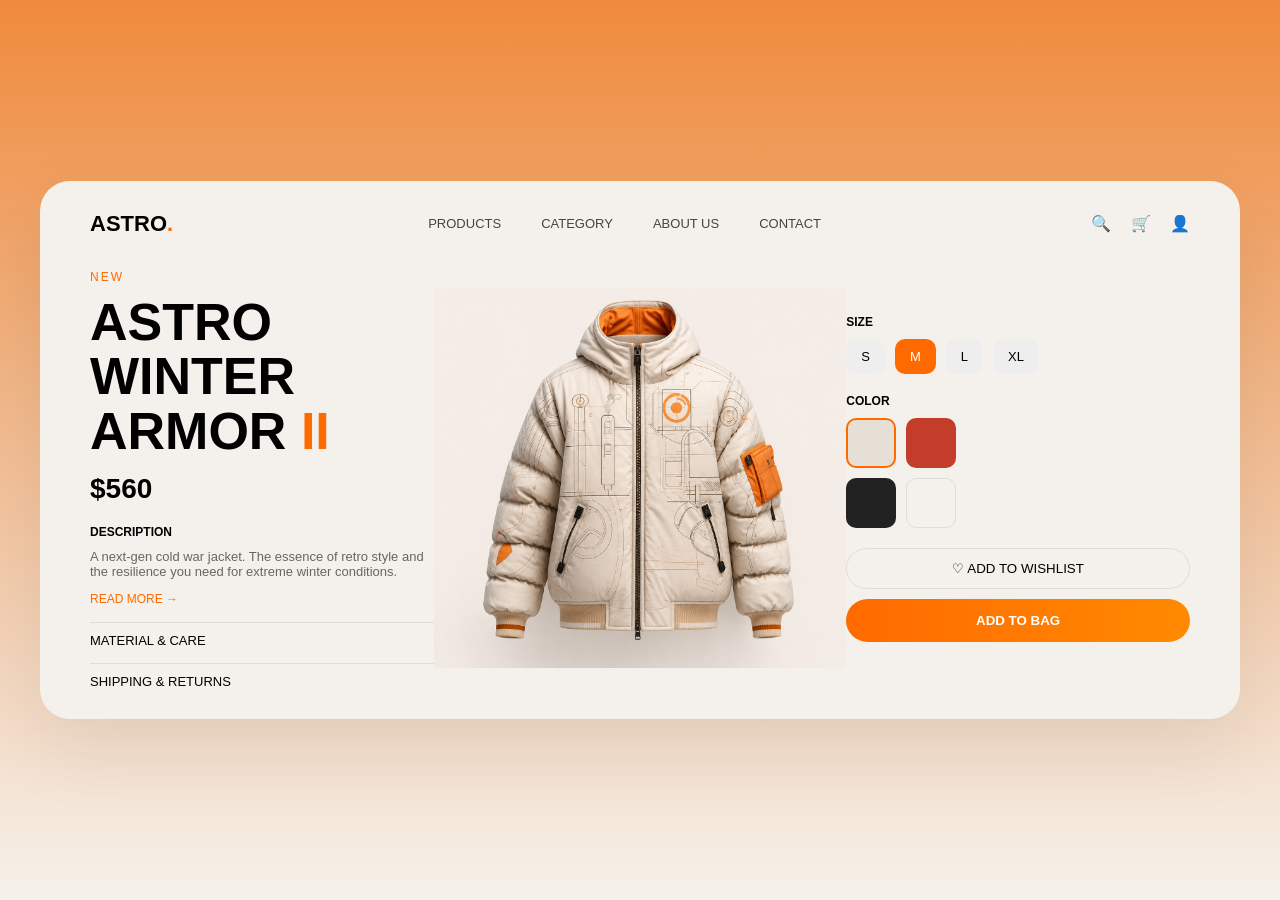
<file: ecommerce-task/index.html>
<!DOCTYPE html>
<html lang="en">
<head>
  <meta charset="UTF-8">
  <meta name="viewport" content="width=device-width, initial-scale=1.0">
  <title>Astro Jacket</title>
  <link rel="stylesheet" href="styles.css">
</head>
<body>

<div class="wrapper">

  <!-- NAV -->
  <header class="nav">
    <div class="logo">ASTRO<span>.</span></div>

    <nav>
      <a>PRODUCTS</a>
      <a>CATEGORY</a>
      <a>ABOUT US</a>
      <a>CONTACT</a>
    </nav>

    <div class="icons">
      <span>🔍</span>
      <span>🛒</span>
      <span>👤</span>
    </div>
  </header>

  <!-- MAIN -->
  <div class="main">

    <!-- LEFT -->
    <div class="left">
      <span class="tag">NEW</span>
      <h1>
        ASTRO <br>
        WINTER <br>
        ARMOR <span>II</span>
      </h1>

      <h2>$560</h2>

      <div class="desc">
        <h4>DESCRIPTION</h4>
        <p>
          A next-gen cold war jacket. The essence of retro style and the
          resilience you need for extreme winter conditions.
        </p>
        <a>READ MORE →</a>
      </div>

      <div class="accordion">MATERIAL & CARE</div>
      <div class="accordion">SHIPPING & RETURNS</div>

    </div>

    <!-- CENTER -->
    <div class="center">
      <img src="images/ChatGPT Image May 9, 2026, 09_37_27 PM.png" alt="jacket">
    </div>

    <!-- RIGHT -->
    <div class="right">

      <div class="size">
        <h4>SIZE</h4>
        <div class="sizes">
          <span>S</span>
          <span class="active">M</span>
          <span>L</span>
          <span>XL</span>
        </div>
      </div>

      <div class="colors">
        <h4>COLOR</h4>
        <div class="color-grid">
          <div class="color active"></div>
          <div class="color red"></div>
          <div class="color black"></div>
          <div class="color white"></div>
        </div>
      </div>

      <button class="wishlist">♡ ADD TO WISHLIST</button>
      <button class="cta">ADD TO BAG</button>

    </div>

  </div>

</div>

</body>
</html>
</file>
<file: ecommerce-task/styles.css>
/* RESET */
* {
  margin: 0;
  padding: 0;
  box-sizing: border-box;
  font-family: "Inter", sans-serif;
}

/* BACKGROUND */
body {
  background: linear-gradient(180deg, #ef8a3c, #f5f1eb);
  display: flex;
  justify-content: center;
  align-items: center;
  height: 100vh;
}

/* WRAPPER */
.wrapper {
  width: 1200px;
  background: #f4f1ec;
  border-radius: 30px;
  padding: 30px 50px;
  box-shadow: 0 30px 80px rgba(0,0,0,0.08);
}

/* NAV */
.nav {
  display: flex;
  justify-content: space-between;
  align-items: center;
  margin-bottom: 30px;
}

.logo {
  font-weight: 700;
  font-size: 22px;
}

.logo span {
  color: #ff6a00;
}

nav {
  display: flex;
  gap: 40px;
  font-size: 13px;
  color: #444;
}

.icons span {
  margin-left: 15px;
}

/* MAIN */
.main {
  display: grid;
  grid-template-columns: 1fr 1.2fr 1fr;
  align-items: center;
}

/* LEFT */
.left .tag {
  color: #ff6a00;
  font-size: 12px;
  letter-spacing: 2px;
}

.left h1 {
  font-size: 52px;
  line-height: 1.05;
  margin: 10px 0;
}

.left h1 span {
  color: #ff6a00;
}

.left h2 {
  margin: 15px 0;
  font-size: 28px;
}

.desc h4 {
  font-size: 12px;
  margin-top: 20px;
}

.desc p {
  font-size: 13px;
  color: #666;
  margin: 10px 0;
}

.desc a {
  font-size: 12px;
  color: #ff6a00;
}

.accordion {
  margin-top: 15px;
  font-size: 13px;
  border-top: 1px solid #ddd;
  padding-top: 10px;
}

/* CENTER IMAGE */
.center img {
  width: 100%;
  max-width: 450px;
  display: block;
  margin: auto;
}

/* RIGHT */
.right h4 {
  font-size: 12px;
  margin-bottom: 10px;
}

.sizes {
  display: flex;
  gap: 10px;
}

.sizes span {
  padding: 10px 15px;
  background: #eee;
  border-radius: 10px;
  font-size: 13px;
}

.sizes .active {
  background: #ff6a00;
  color: white;
}

.colors {
  margin-top: 20px;
}

.color-grid {
  display: grid;
  grid-template-columns: repeat(2, 50px);
  gap: 10px;
}

.color {
  width: 50px;
  height: 50px;
  background: #e5dfd6;
  border-radius: 10px;
  border: 2px solid transparent;
}

.color.active {
  border: 2px solid #ff6a00;
}

.color.red { background: #c43d2b; }
.color.black { background: #222; }
.color.white { background: #f4f1ec; border: 1px solid #ddd; }

/* BUTTONS */
.wishlist {
  margin-top: 20px;
  width: 100%;
  padding: 12px;
  border-radius: 25px;
  border: 1px solid #ddd;
  background: transparent;
}

.cta {
  margin-top: 10px;
  width: 100%;
  padding: 14px;
  border-radius: 25px;
  border: none;
  background: linear-gradient(90deg, #ff6a00, #ff8a00);
  color: white;
  font-weight: 600;
}
</file>
